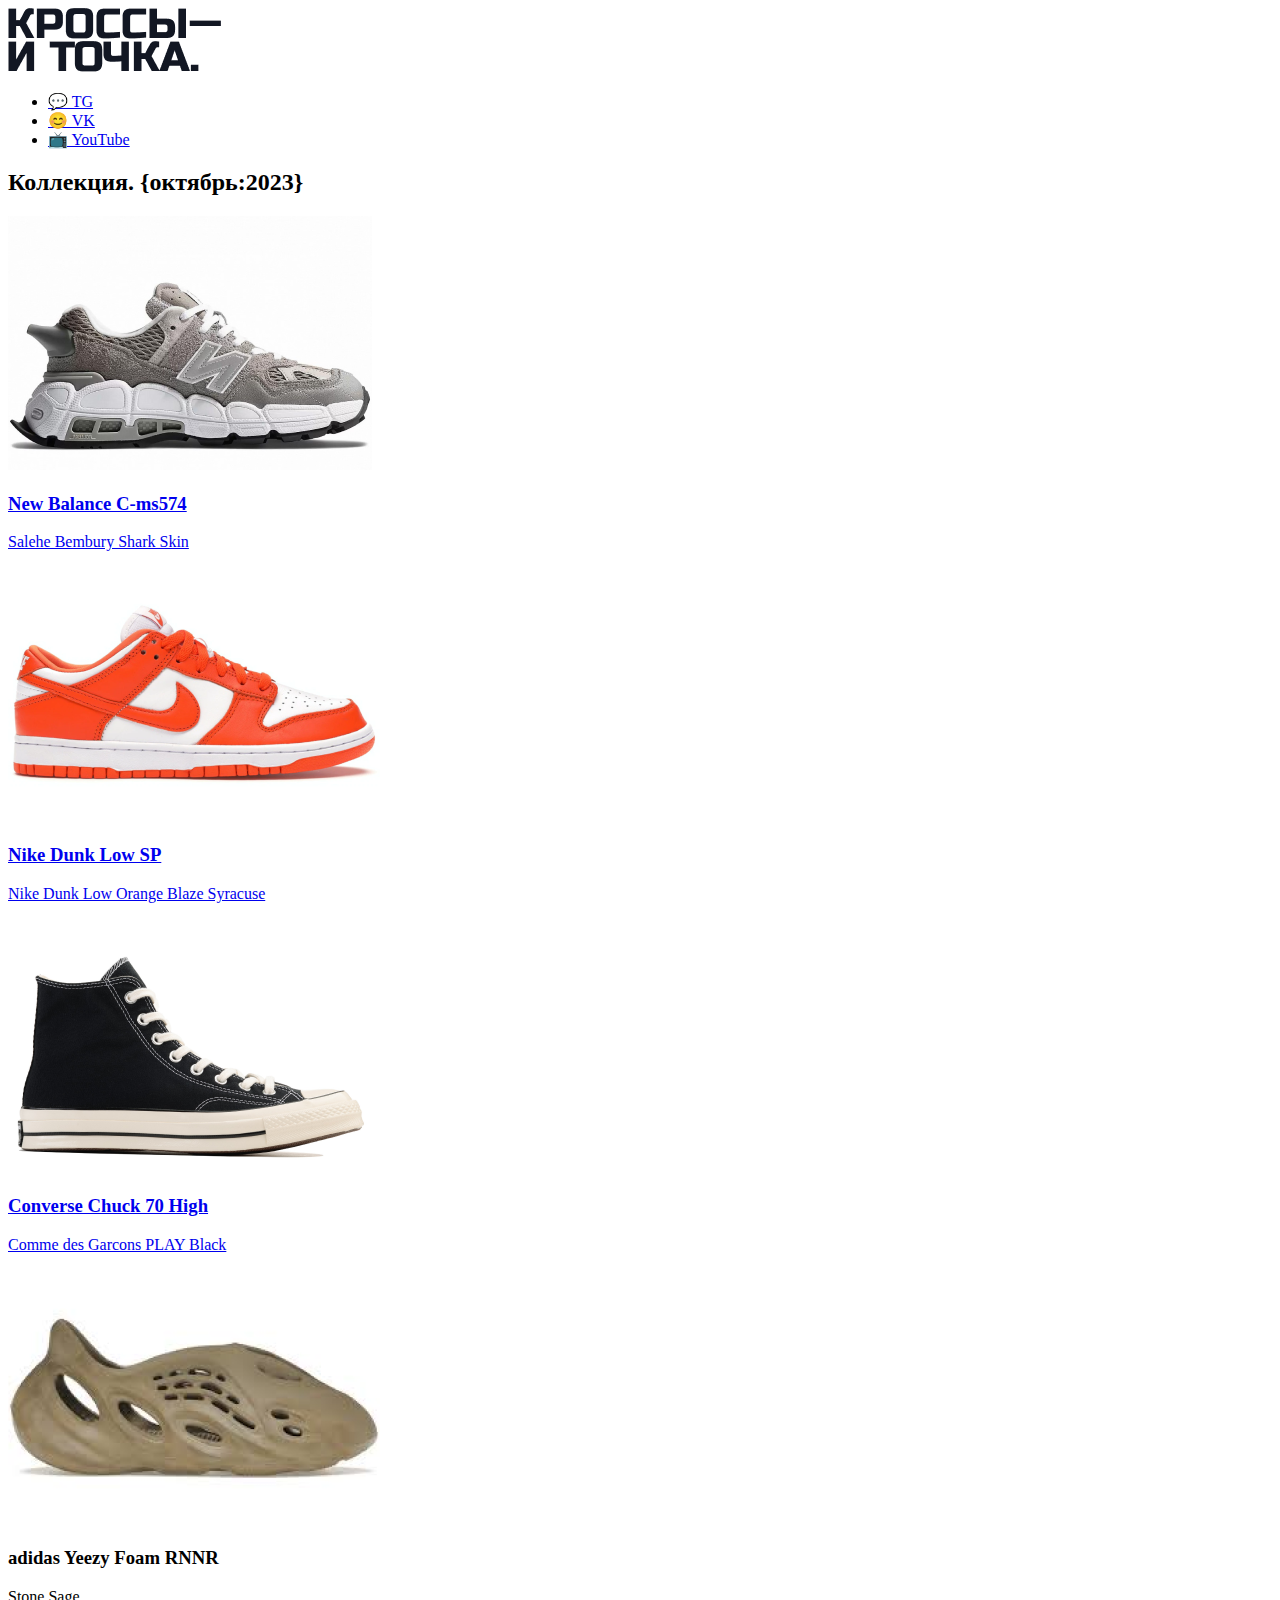
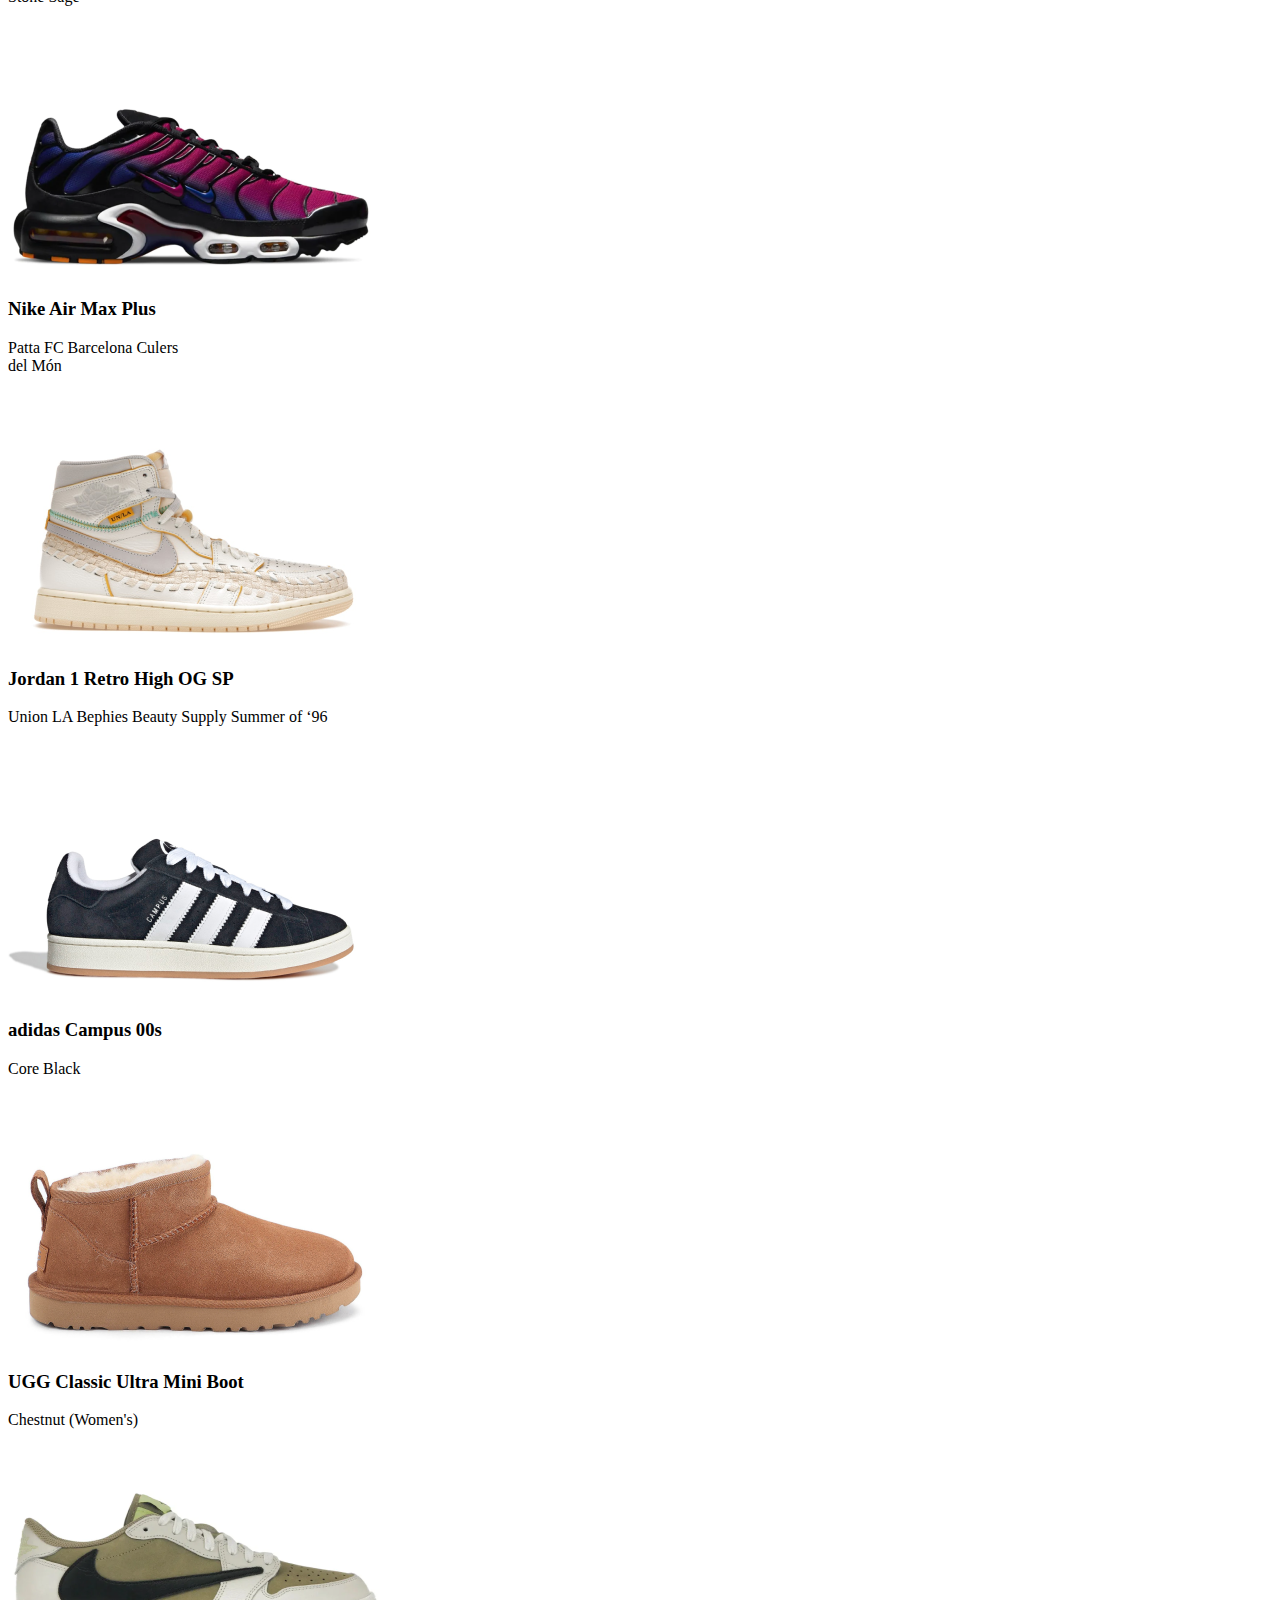
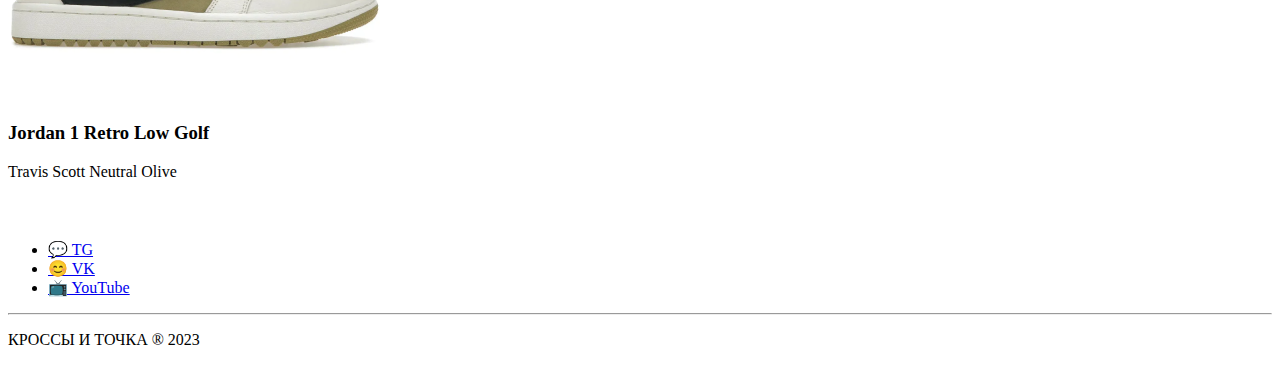
<file: index.html>
<!DOCTYPE html>
<html lang="ru">

<head>
    <meta charset="UTF-8">
    <meta name="viewport" content="width=device-width, initial-scale=1.0">
    <link rel="preconnect" href="https://fonts.googleapis.com%22%3E/">
    <link rel="preconnect" href="https://fonts.gstatic.com/" crossorigin>
    <link href="https://fonts.googleapis.com/css2?family=Russo+One&display=swap" rel="stylesheet">

    <link rel="preconnect" href="https://fonts.googleapis.com%22%3E/">
    <link rel="preconnect" href="https://fonts.gstatic.com/" crossorigin>
    <link href="https://fonts.googleapis.com/css2?family=Anonymous+Pro:wght@400;700&display=swap" rel="stylesheet">

    <link rel="preconnect" href="https://fonts.googleapis.com%22%3E/">
    <link rel="preconnect" href="https://fonts.gstatic.com/" crossorigin>
    <link href="https://fonts.googleapis.com/css2?family=IBM+Plex+Mono:wght@500&display=swap" rel="stylesheet">
    <link rel="preconnect" href="https://fonts.googleapis.com">
    <link rel="preconnect" href="https://fonts.gstatic.com" crossorigin>
    <link href="https://fonts.googleapis.com/css2?family=Anonymous+Pro:wght@700&display=swap" rel="stylesheet">
    <link rel="stylesheet" href="style.css">
    <title>КРОССЫ - И ТОЧКА</title>
</head>

<body>
    <header class="header">
        <div class="header-line">
            <div class="header-img">
                <a href="#"><img src="img/logo.png" alt=""></a>
            </div>
            <nav class="nav-title">
                <ul class="ul-title">
                    <li><a class="nav-item" href="https://t.me/estetikanimew">💬 TG</a></li>
                    <li><a class="nav-item" href="https://vk.com/estetikanime">😊 VK</a></li>
                    <li><a class="nav-item" href="https://www.youtube.com/@ozvuchkablogerov">📺 YouTube</a></li>
                </ul>
            </nav>
        </div>
    </header>
    <main class="main">
        <div class="content">
            <h2 class="h2-title">Коллекция. {октябрь:2023}</h2>
            <div class="content-card">
                <div class="sneakers">
                    <div class="block">
                        <div class="sneaker">
                            <a href="index1.html">
                            <img class="setting-img img-set" src="img/6kros.png" alt="alt">
                            <div class="b2">
                                <h3 class="text-name">New Balance C-ms574</h3>
                                <p class="p-title">Salehe Bembury Shark Skin</p>
                            </div>
                            </a>
                        </div>
                        <div class="sneaker">
                            <a href="index2.html">
                            <img class="setting-img " src="img/7kros.png" alt="alt">
                            <div class="b2">
                                <h3 class="text-name">Nike Dunk Low SP</h3>
                                <p class="p-title">Nike Dunk Low Orange Blaze Syracuse</p>
                            </div>
                            </a>
                        </div>
                        <div class="sneaker">
                            <a href="index3.html">
                            <img class="setting-img setting1 img-set" src="img/10kros.png" alt="alt">
                            <div class="b2">
                                <h3 class="text-name">Converse Chuck 70 High</h3>
                                <p class="p-title">Comme des Garcons PLAY Black</p>
                            </div>
                            </a>
                        </div>
                    </div>
                    <div class="block">
                        <div class="sneaker">
                            <img class="setting-img" src="img/9kros.png" alt="alt">
                            <div class="b2 ">
                                <h3 class="text-name">adidas Yeezy Foam RNNR</h3>
                                <p class="p-title">Stone Sage</p>
                            </div>
                        </div>
                        <div class="sneaker ">
                            <img class="setting-img img-set" src="img/1kros.png" alt="alt">
                            <div class="b2 ">
                                <h3 class="text-name ">Nike Air Max Plus</h3>
                                <p class="p-title">Patta FC Barcelona Culers<br> del Món</p>
                            </div>
                        </div>
                        <div class="sneaker ">
                            <img class="setting-img imgg" src="img/2kros.png" alt="alt">
                            <div class="b2">
                                <h3 class="text-name">Jordan 1 Retro High OG SP</h3>
                                <p class="p-title">Union LA Bephies Beauty Supply Summer of ‘96</p>
                            </div>
                        </div>
                    </div>
                    <div class="block">
                        <div class="sneaker">
                            <img class="setting-img" src="img/3kros.png" alt="alt">
                            <div class="b2">
                                <h3 class="text-name">adidas Campus 00s</h3>
                                <p class="p-title">Core Black</p>
                            </div>
                        </div>
                        <div class="sneaker">
                            <img class="setting-img " src="img/5kros.png" alt="alt">
                            <div class="b2">
                                <h3 class="text-name">UGG Classic Ultra Mini Boot</h3>
                                <p class="p-title">Chestnut (Women's)</p>
                            </div>
                        </div>
                        <div class="sneaker">
                            <img class="setting-img " src="img/8kros.png" alt="alt">
                            <div class="b2">   
                                <h3 class="text-name">Jordan 1 Retro Low Golf</h3>
                                <p class="p-title">Travis Scott Neutral Olive</p>
                            </div>
                        </div>
                    </div>
                </div>
            </div>
        </div>
    </main>
    <footer class="footer">
        <div class="footer-container">
            <div class="footer-line">
                <div class="footer-img">
                    <a href="#"><img src="img/lol.png" alt=""></a>
                </div>
                <nav class="nav-title">
                    <ul class="ul-title">
                        <li><a class="nav-items" href="https://t.me/estetikanimew">💬 TG</a></li>
                        <li><a class="nav-items" href="https://vk.com/estetikanime">😊 VK</a></li>
                        <li><a class="nav-items" href="https://www.youtube.com/@ozvuchkablogerov">📺 YouTube</a></li>
                    </ul>
                </nav>
            </div>
            <hr class="line">
            <div class="footer-title">
                <p>КРОССЫ И ТОЧКА ® 2023</p>
            </div>
        </div>
    </footer>
</body>

</html>
</file>
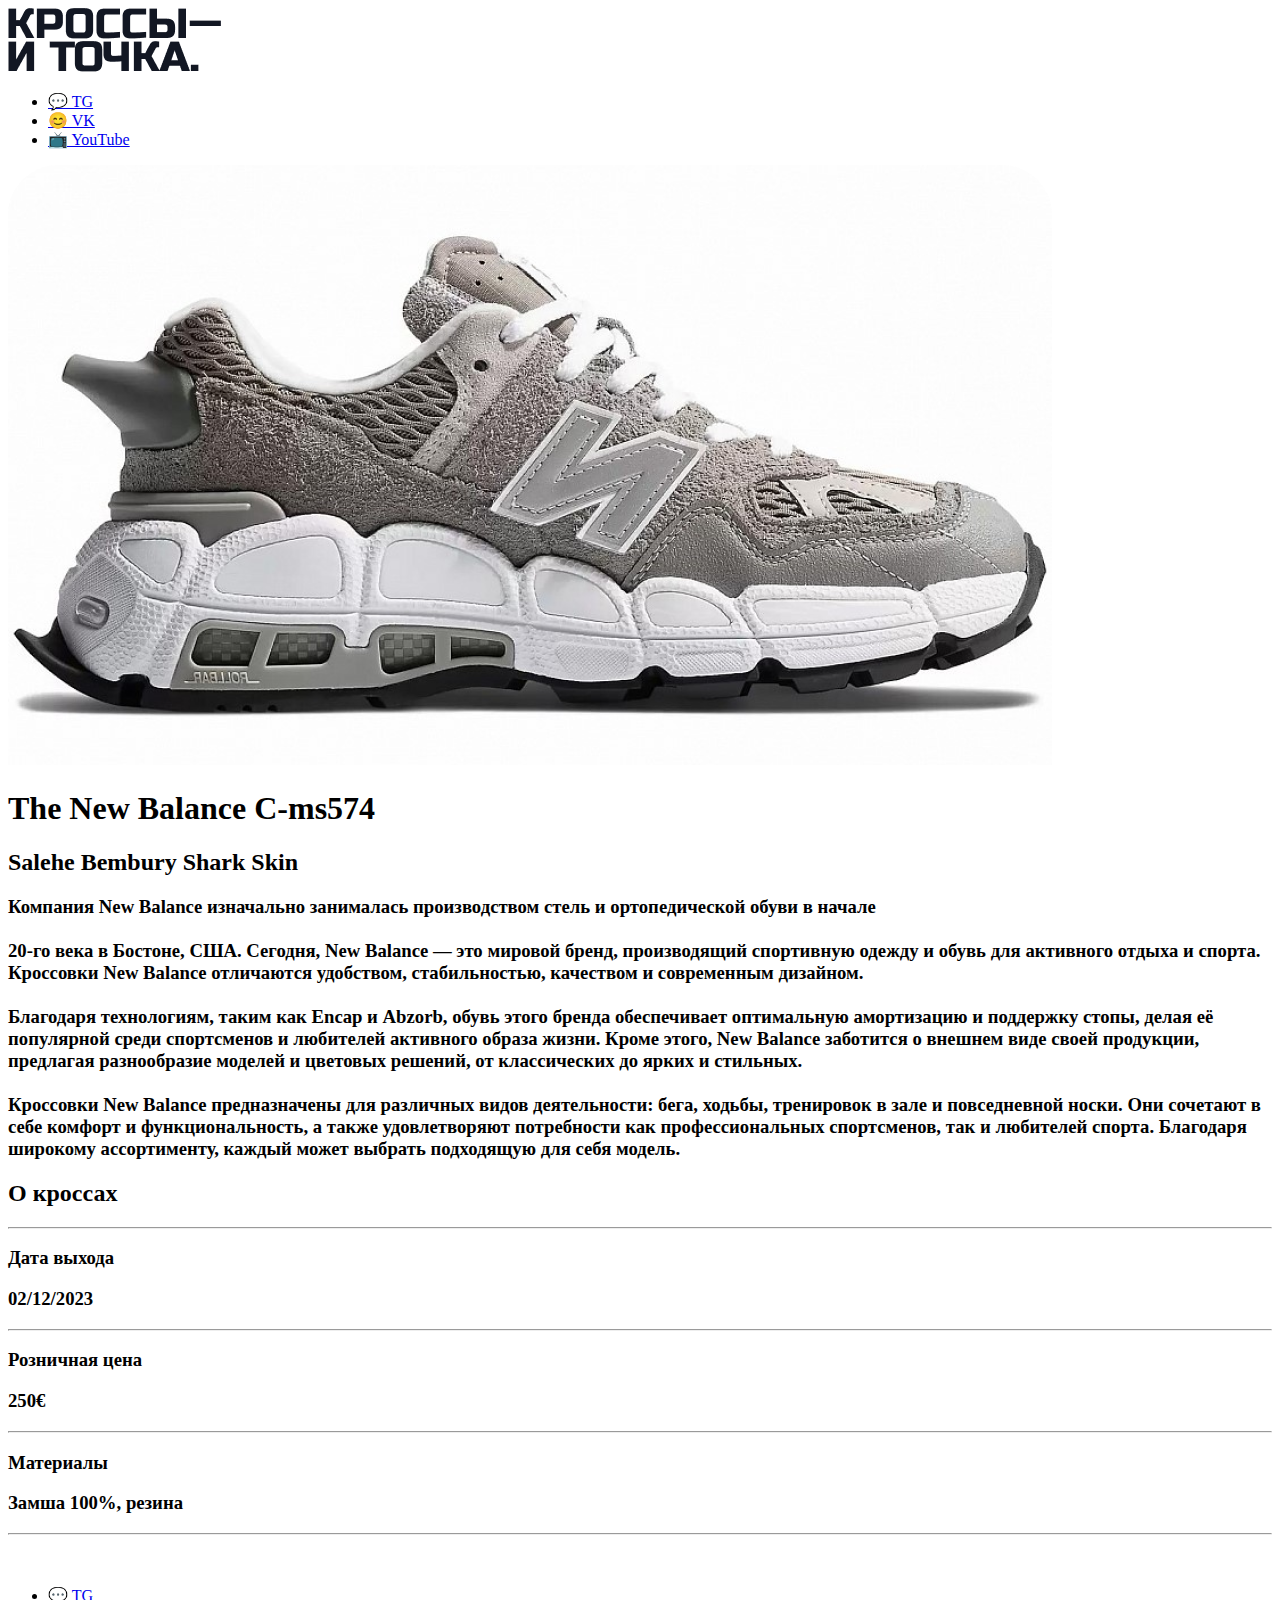
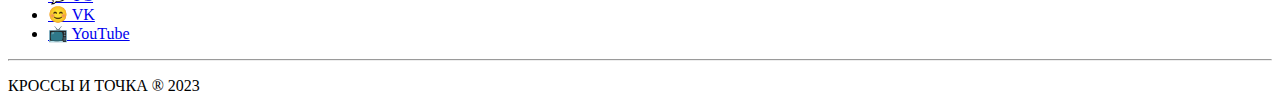
<file: index1.html>
<!DOCTYPE html>
<html lang="ru">
<head>
    <meta charset="UTF-8">
    <meta name="viewport" content="width=device-width, initial-scale=1.0">
    <link rel="preconnect" href="https://fonts.googleapis.com">
    <link rel="preconnect" href="https://fonts.gstatic.com" crossorigin>
    <link href="https://fonts.googleapis.com/css2?family=Anonymous+Pro:wght@700&display=swap" rel="stylesheet">
    <link rel="preconnect" href="https://fonts.googleapis.com">
    <link rel="preconnect" href="https://fonts.gstatic.com" crossorigin>
    <link href="https://fonts.googleapis.com/css2?family=Anonymous+Pro&display=swap" rel="stylesheet">
    <link rel="stylesheet" href="style.css">
    <title>Nike Dunk Low SP</title>
</head>
<body>
    <header class="header">
        <div class="header-line">
            <div class="header-img">
                <a href="#"><img src="img/logo.png" alt=""></a>
            </div>
            <nav class="nav-title">
                <ul class="ul-title">
                    <li><a class="nav-item" href="https://t.me/estetikanimew">💬 TG</a></li>
                    <li><a class="nav-item" href="https://vk.com/estetikanime">😊 VK</a></li>
                    <li><a class="nav-item" href="https://www.youtube.com/@ozvuchkablogerov">📺 YouTube</a></li>
                </ul>
            </nav>
        </div>
    </header>
<main class="mains">
    <div class="containers">
        <div class="container-imgs">
            <div class="sneaker-big-imgs">
                <img class="img-sneaker" src="img/sneaker-big2.png" alt="Alt">
                </div>
                <h1 class="h1-title">The New Balance C-ms574</h1>
                <h2 class="sneaker-texts">Salehe Bembury Shark Skin </h2>
            <div class="sneaker-big-infotext">
                <div class="sneaker-left">
                    <h3>Компания New Balance изначально занималась
                         производством стель и ортопедической обуви в
                        начале<br>
                        <br>
                        20-го века в Бостоне, США. Сегодня, New
                        Balance — это мировой бренд, производящий
                        спортивную одежду и обувь для активного отдыха
                        и спорта. Кроссовки New Balance отличаются
                        удобством, стабильностью, качеством
                        и современным дизайном.<br>
                        <br>
                        Благодаря технологиям, таким как Encap и
                        Abzorb, обувь этого бренда обеспечивает
                        оптимальную амортизацию и поддержку стопы,
                        делая её популярной среди спортсменов и
                        любителей активного образа жизни. Кроме этого,
                        New Balance заботится о внешнем виде своей
                        продукции, предлагая разнообразие моделей и
                        цветовых решений, от классических до ярких
                        и стильных.<br>
                        <br>
                        Кроссовки New Balance предназначены для
                        различных видов деятельности: бега, ходьбы,
                        тренировок в зале и повседневной носки. Они
                        сочетают в себе комфорт и функциональность, а
                        также удовлетворяют потребности как
                        профессиональных спортсменов, так и любителей
                        спорта. Благодаря широкому ассортименту,
                        каждый может выбрать подходящую для себя
                        модель.</h3>
                </div>
                <div class="sneaker-right">
                    <h2 class="sneaker-radius">О кроссах</h2>
                    <hr class="lines">
                    <div class="sneakerbigparametr">
                    <h3>Дата выхода</h3>
                    <h3>02/12/2023</h3>
                    </div>
                    <hr class="lines">
                    <div class="sneakerbigparametr">
                    <h3>Розничная цена</h3>
                    <h3>250€</h3>
                    </div>
                    <hr class="lines">
                    <div class="sneakerbigparametr">
                    <h3>Материалы</h3>
                    <h3>Замша 100%, резина</h3>
                    </div>
                    <hr class="lines">
                </div>
            </div>
            </div>
        </div>
    </div>
</main>
<footer class="footer">
    <div class="footer-container">
        <div class="footer-line">
            <div class="footer-img">
                <a href="#"><img src="img/lol.png" alt=""></a>
            </div>
            <nav class="nav-title">
                <ul class="ul-title">
                    <li><a class="nav-items" href="https://t.me/estetikanimew">💬 TG</a></li>
                    <li><a class="nav-items" href="https://vk.com/estetikanime">😊 VK</a></li>
                    <li><a class="nav-items" href="https://www.youtube.com/@ozvuchkablogerov">📺 YouTube</a></li>
                </ul>
            </nav>
        </div>
        <hr class="line">
        <div class="footer-title">
            <p>КРОССЫ И ТОЧКА ® 2023</p>
        </div>
    </div>
</footer>
</body>
</html>
</file>
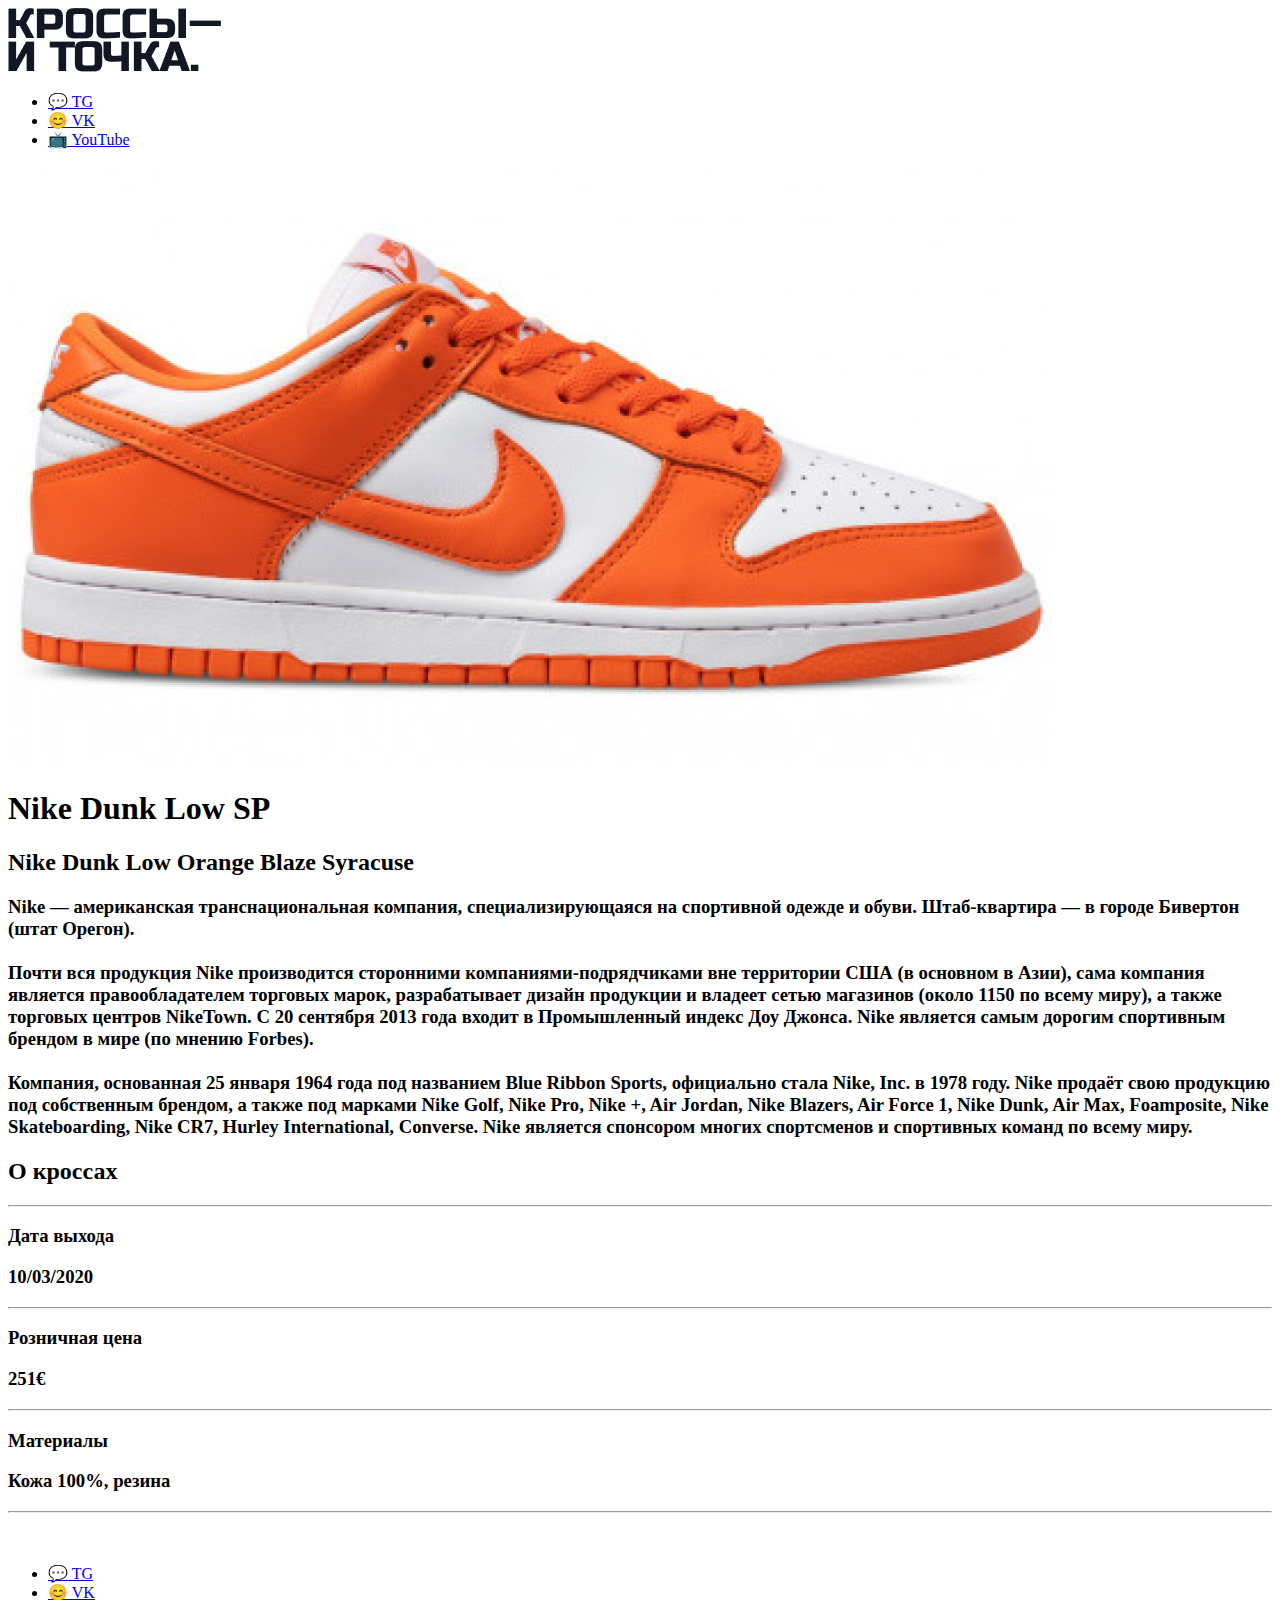
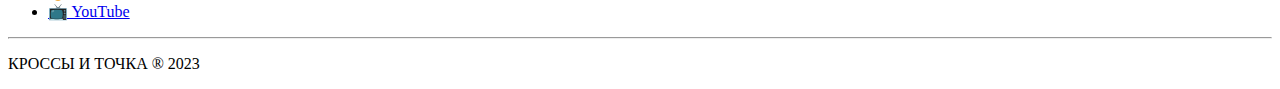
<file: index2.html>
<!DOCTYPE html>
<html lang="ru">
<head>
    <meta charset="UTF-8">
    <meta name="viewport" content="width=device-width, initial-scale=1.0">
    <link rel="preconnect" href="https://fonts.googleapis.com">
    <link rel="preconnect" href="https://fonts.gstatic.com" crossorigin>
    <link href="https://fonts.googleapis.com/css2?family=Anonymous+Pro:wght@700&display=swap" rel="stylesheet">
    <link rel="preconnect" href="https://fonts.googleapis.com">
    <link rel="preconnect" href="https://fonts.gstatic.com" crossorigin>
    <link href="https://fonts.googleapis.com/css2?family=Anonymous+Pro&display=swap" rel="stylesheet">
    <link rel="stylesheet" href="style.css">
    <title>Nike Dunk Low SP</title>
</head>
<body>
    <header class="header">
        <div class="header-line">
            <div class="header-img">
                <a href="#"><img src="img/logo.png" alt=""></a>
            </div>
            <nav class="nav-title">
                <ul class="ul-title">
                    <li><a class="nav-item" href="https://t.me/estetikanimew">💬 TG</a></li>
                    <li><a class="nav-item" href="https://vk.com/estetikanime">😊 VK</a></li>
                    <li><a class="nav-item" href="https://www.youtube.com/@ozvuchkablogerov">📺 YouTube</a></li>
                </ul>
            </nav>
        </div>
    </header>
<main class="mains">
    <div class="containers">
        <div class="container-imgs">
            <div class="sneaker-big-imgs">
                <img src="img/sneaker-big.png" alt="Alt">
                </div>
                <h1 class="h1-title">Nike Dunk Low SP</h1>
                    <h2 class="sneaker-texts">Nike Dunk Low Orange Blaze Syracuse </h2>
            <div class="sneaker-big-infotext">
                <div class="sneaker-left">
                    <h3>Nike — американская транснациональная
                        компания, специализирующаяся на спортивной
                        одежде и обуви. Штаб-квартира — в городе
                        Бивертон (штат Орегон).<br>
                        <br>
                        Почти вся продукция Nike производится
                        сторонними компаниями-подрядчиками вне
                        территории США (в основном в Азии), сама
                        компания является правообладателем торговых
                        марок, разрабатывает дизайн продукции и
                        владеет сетью магазинов (около 1150 по всему
                        миру), а также торговых центров NikeTown. С 20
                        сентября 2013 года входит в Промышленный
                        индекс Доу Джонса. Nike является самым дорогим
                        спортивным брендом в мире (по мнению Forbes).<br>
                        <br>
                        Компания, основанная 25 января 1964 года под
                        названием Blue Ribbon Sports, официально стала
                        Nike, Inc. в 1978 году. Nike продаёт свою
                        продукцию под собственным брендом, а также под
                        марками Nike Golf, Nike Pro, Nike +, Air
                        Jordan, Nike Blazers, Air Force 1, Nike Dunk,
                        Air Max, Foamposite, Nike Skateboarding, Nike
                        CR7, Hurley International, Converse. Nike
                        является спонсором многих спортсменов и
                        спортивных команд по всему миру.</h3>
                </div>
                <div class="sneaker-right">
                    <h2 class="sneaker-radius">О кроссах</h2>
                    <hr class="lines">
                    <div class="sneakerbigparametr">
                    <h3>Дата выхода</h3>
                    <h3>10/03/2020</h3>
                    </div>
                    <hr class="lines">
                    <div class="sneakerbigparametr">
                    <h3>Розничная цена</h3>
                    <h3>251€</h3>
                    </div>
                    <hr class="lines">
                    <div class="sneakerbigparametr">
                    <h3>Материалы</h3>
                    <h3>Кожа 100%, резина</h3>
                    </div>
                    <hr class="lines">
                </div>
            </div>
            </div>
        </div>
    </div>
</main>
<footer class="footer">
    <div class="footer-container">
        <div class="footer-line">
            <div class="footer-img">
                <a href="#"><img src="img/lol.png" alt=""></a>
            </div>
            <nav class="nav-title">
                <ul class="ul-title">
                    <li><a class="nav-items" href="https://t.me/estetikanimew">💬 TG</a></li>
                    <li><a class="nav-items" href="https://vk.com/estetikanime">😊 VK</a></li>
                    <li><a class="nav-items" href="https://www.youtube.com/@ozvuchkablogerov">📺 YouTube</a></li>
                </ul>
            </nav>
        </div>
        <hr class="line">
        <div class="footer-title">
            <p>КРОССЫ И ТОЧКА ® 2023</p>
        </div>
    </div>
</footer>
</body>
</html>
</file>
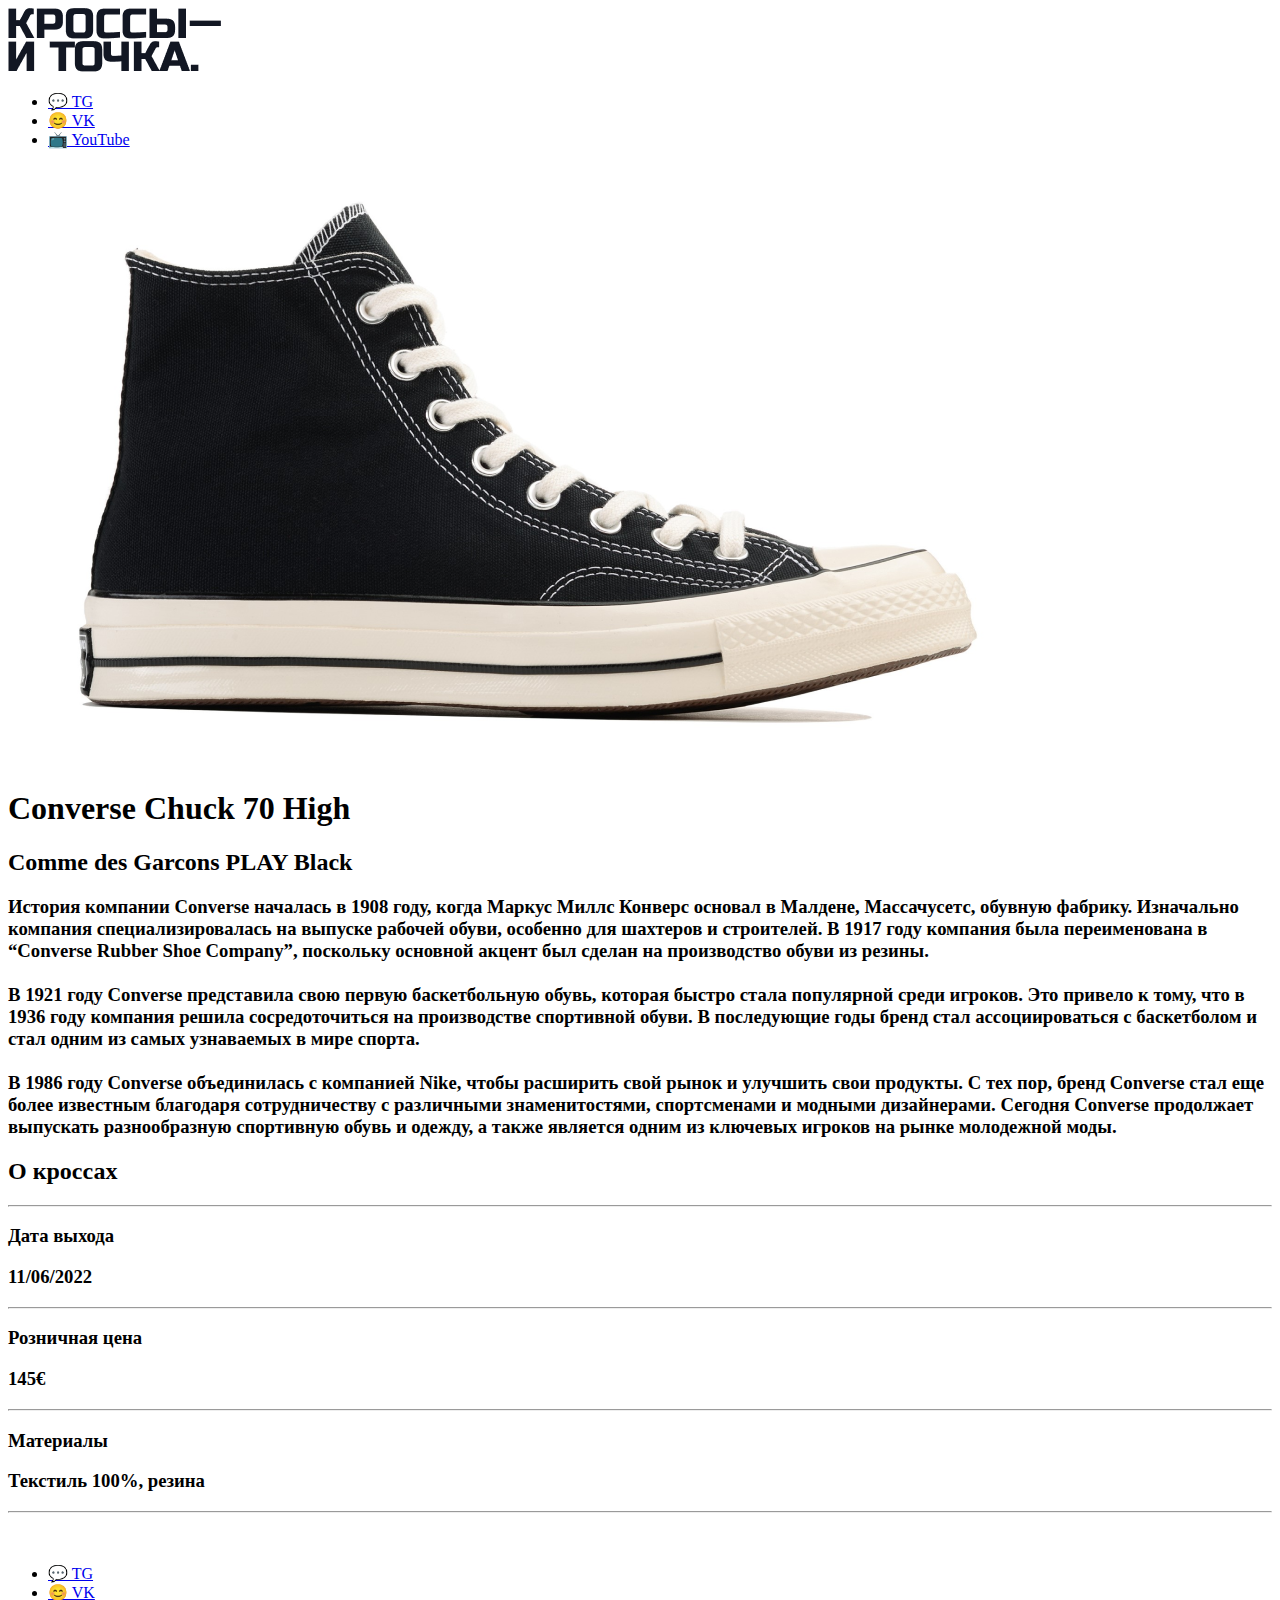
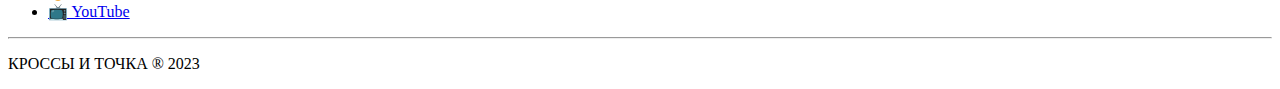
<file: index3.html>
<!DOCTYPE html>
<html lang="ru">
<head>
    <meta charset="UTF-8">
    <meta name="viewport" content="width=device-width, initial-scale=1.0">
    <link rel="preconnect" href="https://fonts.googleapis.com">
    <link rel="preconnect" href="https://fonts.gstatic.com" crossorigin>
    <link href="https://fonts.googleapis.com/css2?family=Anonymous+Pro:wght@700&display=swap" rel="stylesheet">
    <link rel="preconnect" href="https://fonts.googleapis.com">
    <link rel="preconnect" href="https://fonts.gstatic.com" crossorigin>
    <link href="https://fonts.googleapis.com/css2?family=Anonymous+Pro&display=swap" rel="stylesheet">
    <link rel="stylesheet" href="style.css">
    <title>Nike Dunk Low SP</title>
</head>
<body>
    <header class="header">
        <div class="header-line">
            <div class="header-img">
                <a href="#"><img src="img/logo.png" alt=""></a>
            </div>
            <nav class="nav-title">
                <ul class="ul-title">
                    <li><a class="nav-item" href="https://t.me/estetikanimew">💬 TG</a></li>
                    <li><a class="nav-item" href="https://vk.com/estetikanime">😊 VK</a></li>
                    <li><a class="nav-item" href="https://www.youtube.com/@ozvuchkablogerov">📺 YouTube</a></li>
                </ul>
            </nav>
        </div>
    </header>
<main class="mains">
    <div class="containers">
        <div class="container-imgs">
            <div class="sneaker-big-imgs">
                <img src="img/sneaker-big3.png" alt="Alt">
                </div>
                <h1 class="h1-title">Converse Chuck 70 High</h1>
                <h2 class="sneaker-texts">Comme des Garcons PLAY Black</h2>
            <div class="sneaker-big-infotext">
                <div class="sneaker-left">
                    <h3>История компании Converse началась в 1908
                        году, когда Маркус Миллс Конверс основал в
                        Малдене, Массачусетс, обувную фабрику.
                        Изначально компания специализировалась на
                        выпуске рабочей обуви, особенно для шахтеров и
                        строителей. В 1917 году компания была
                        переименована в “Converse Rubber Shoe
                        Company”, поскольку основной акцент был сделан
                        на производство обуви из резины.<br>
                        <br>
                        В 1921 году Converse представила свою первую
                        баскетбольную обувь, которая быстро стала
                        популярной среди игроков. Это привело к тому,
                        что в 1936 году компания решила
                        сосредоточиться на производстве спортивной
                        обуви. В последующие годы бренд стал
                        ассоциироваться с баскетболом и стал одним из
                        самых узнаваемых в мире спорта.<br>
                        <br>
                        В 1986 году Converse объединилась с компанией
                        Nike, чтобы расширить свой рынок и улучшить
                        свои продукты. С тех пор, бренд Converse стал
                        еще более известным благодаря сотрудничеству с
                        различными знаменитостями, спортсменами и
                        модными дизайнерами. Сегодня Converse
                        продолжает выпускать разнообразную спортивную
                        обувь и одежду, а также является одним из
                        ключевых игроков на рынке молодежной моды.</h3>
                </div>
                <div class="sneaker-right">
                    <h2 class="sneaker-radius">О кроссах</h2>
                    <hr class="lines">
                    <div class="sneakerbigparametr">
                    <h3>Дата выхода</h3>
                    <h3>11/06/2022</h3>
                    </div>
                    <hr class="lines">
                    <div class="sneakerbigparametr">
                    <h3>Розничная цена</h3>
                    <h3>145€</h3>
                    </div>
                    <hr class="lines">
                    <div class="sneakerbigparametr">
                    <h3>Материалы</h3>
                    <h3>Текстиль 100%, резина</h3>
                    </div>
                    <hr class="lines">
                </div>
            </div>
            </div>
        </div>
    </div>
</main>
<footer class="footer">
    <div class="footer-container">
        <div class="footer-line">
            <div class="footer-img">
                <a href="#"><img src="img/lol.png" alt=""></a>
            </div>
            <nav class="nav-title">
                <ul class="ul-title">
                    <li><a class="nav-items" href="https://t.me/estetikanimew">💬 TG</a></li>
                    <li><a class="nav-items" href="https://vk.com/estetikanime">😊 VK</a></li>
                    <li><a class="nav-items" href="https://www.youtube.com/@ozvuchkablogerov">📺 YouTube</a></li>
                </ul>
            </nav>
        </div>
        <hr class="line">
        <div class="footer-title">
            <p>КРОССЫ И ТОЧКА ® 2023</p>
        </div>
    </div>
</footer>
</body>
</html>
</file>
<file: style.css>

</file>
